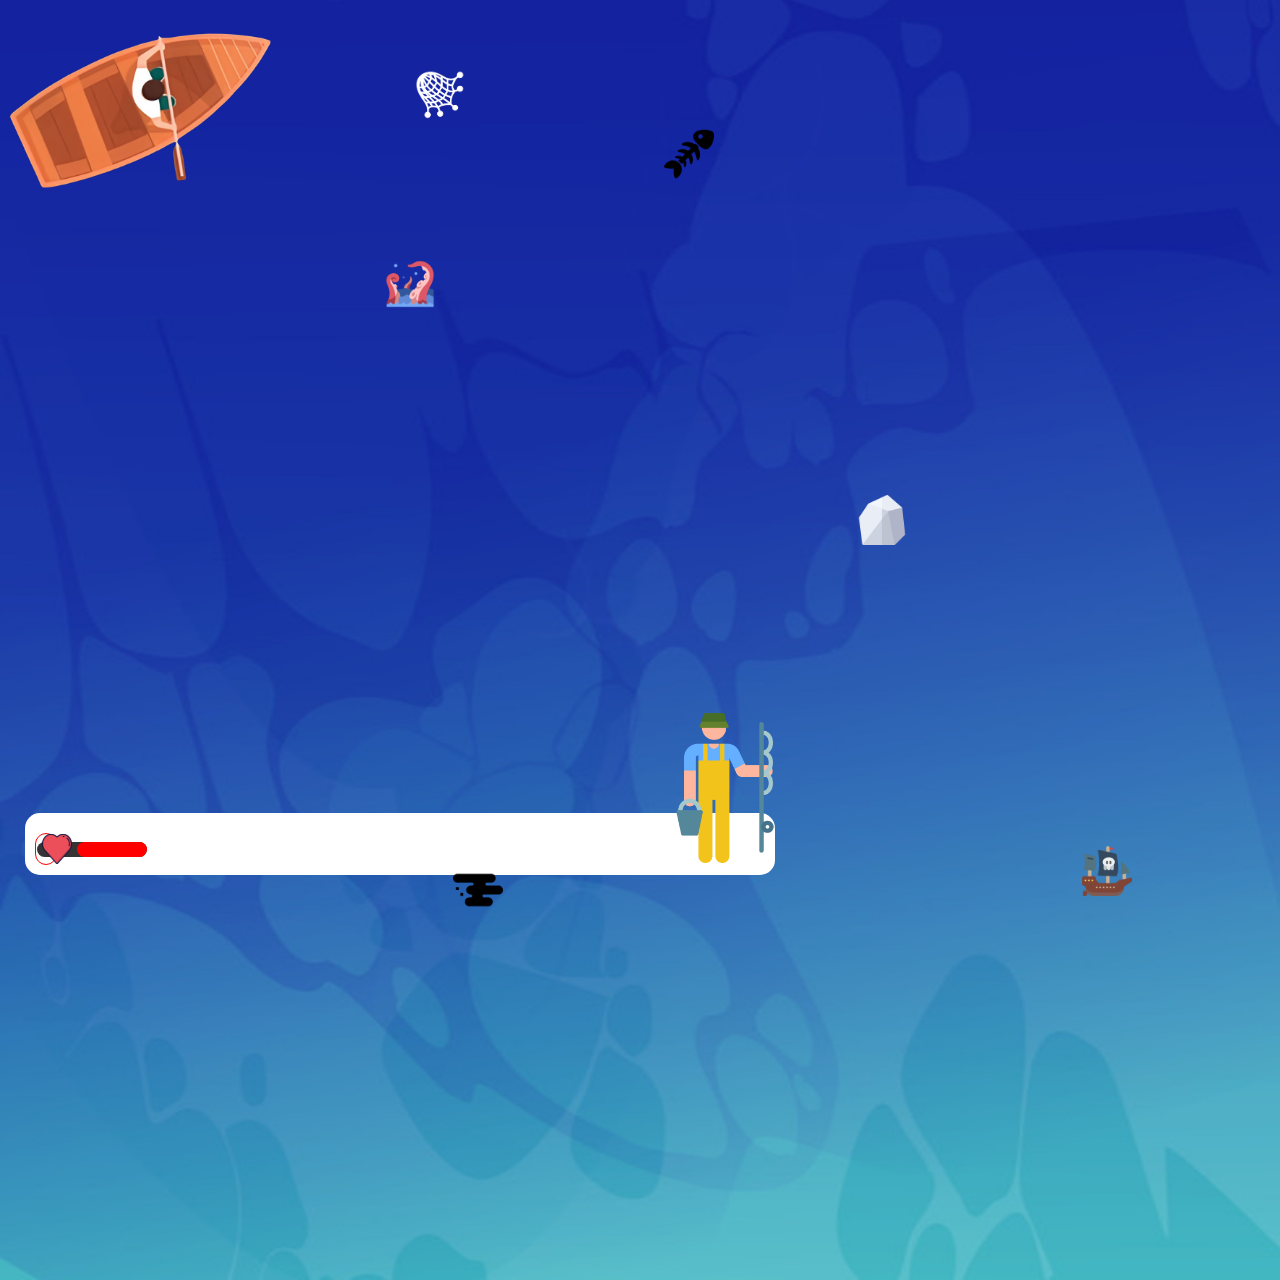
<file: index.html>
<!DOCTYPE html>
<html lang="en">
<head>
    <meta charset="UTF-8">
    <meta name="viewport" content="width=device-width, initial-scale=1.0">
    <title>Water Ocean</title>
    <link rel="stylesheet" href="style.css">
    <script src="functions.js"></script>

</head>
<body id="body">

<main>

    <div id="map" >
        <div id="boat">
            <img src="./assets/boat.png" class="boat"/>
        </div>
    </div>
</main>

<footer>
    <div id="container-question">
        <img id="fisherman" src="./assets/fisherman.png" alt="">
        <div class="container">
            <div class="questionBox">
                <div class="questionText">

                </div>
                <div class="question-container">
                </div>
            </div>
            <div class="container-barLife">
                <div class="backgroundBarLife">
                    <img class="lifeheart" src="./assets/love_15118349.png" alt="coeur de vie">
                    <div class="lifeStage"></div>
                </div>
            </div>
        </div>
    </div>

</footer>



</body>
<script src="./main.js">

</script>
</html>
</file>
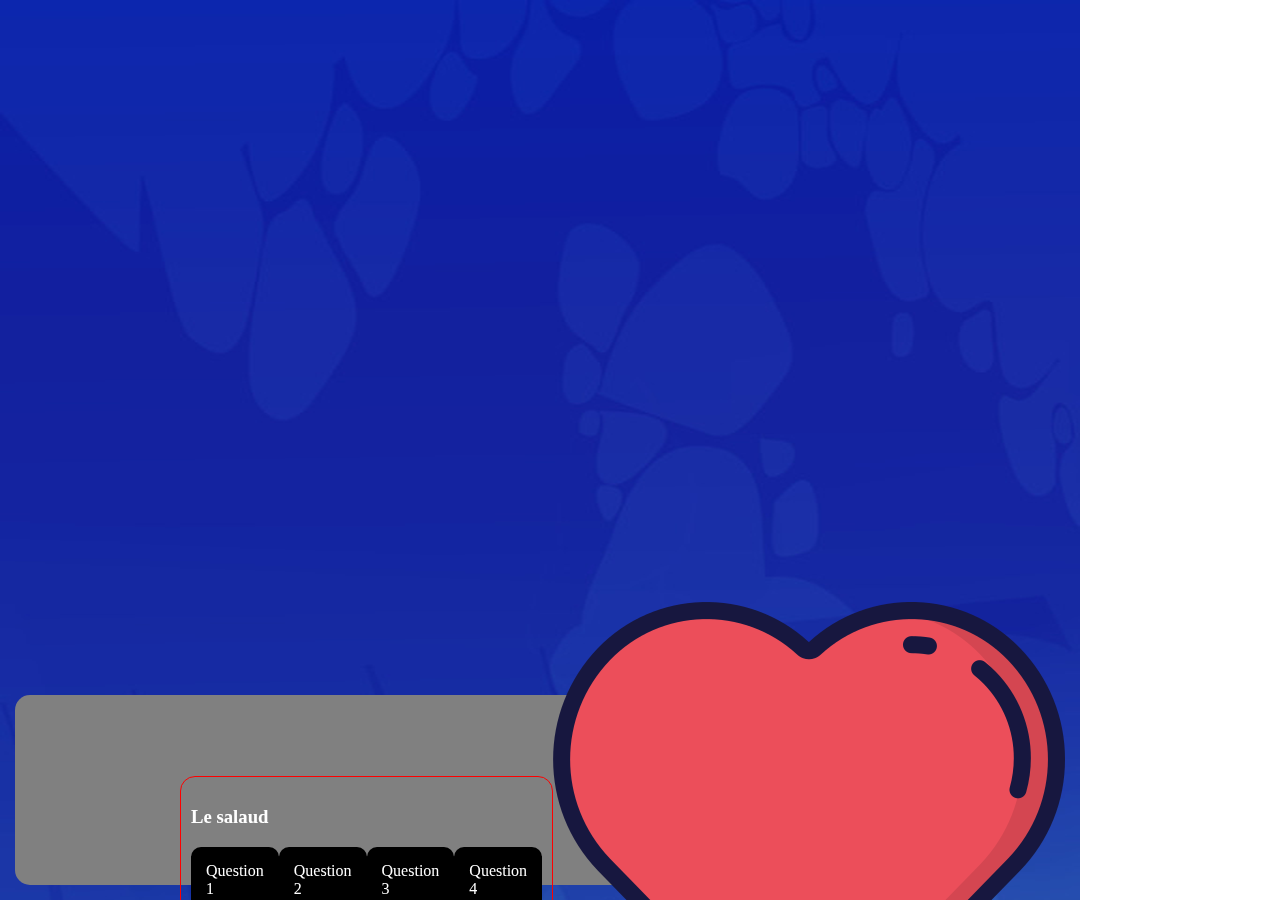
<file: indexUIKO.html>
<!DOCTYPE html>
<html lang="en">
<head>
    <meta charset="UTF-8">
    <meta name="viewport" content="width=device-width, initial-scale=1.0">
    <title>Water Ocean</title>
    <link rel="stylesheet" href="styleUIKO.css">
</head>
<body>
<main>
    <div class="intro">
    </div>
    <div class="map_handler">
        <div class="map" id="map">
            <div class="Cycle" id="cycle">

            </div>
            <div class="=circulation" id="circulation">

            </div>
            <div class="filration" id="filtration">

            </div>
            <div class="regulation" id="regulation">

            </div>
            <div class="=protection" id="protection">


            </div>
            <div class="interconnexion" id="interconnexion">

            </div>
        </div>
        <div class="boat" id="boat"></div>
    </div>
</main>

<footer>
    <div id="container-question">
        <img id="fisherman" src="./assets/fisherman.png" alt="">
        <div class="container">

            <div class="questionBox">
                <div class="questionText">
                    <h3>Le salaud</h3>
                </div>
                <div class="question-container">
                    <a id="question-box1" class="question-box">Question 1</a>
                    <a id="question-box2" class="question-box">Question 2</a>
                    <a id="question-box3" class="question-box">Question 3</a>
                    <a id="question-box4" class="question-box">Question 4</a>
                </div>
            </div>

            <div class="container-barLife">
                <img class="lifeheart" src="./assets/love_15118349.png" alt="coeur de vie">
                <div class="backgroundBarLife">
                    <div class="lifeStage"></div>
                </div>
            </div>
        </div>
    </div>
</footer>
</body>
</html>
</file>
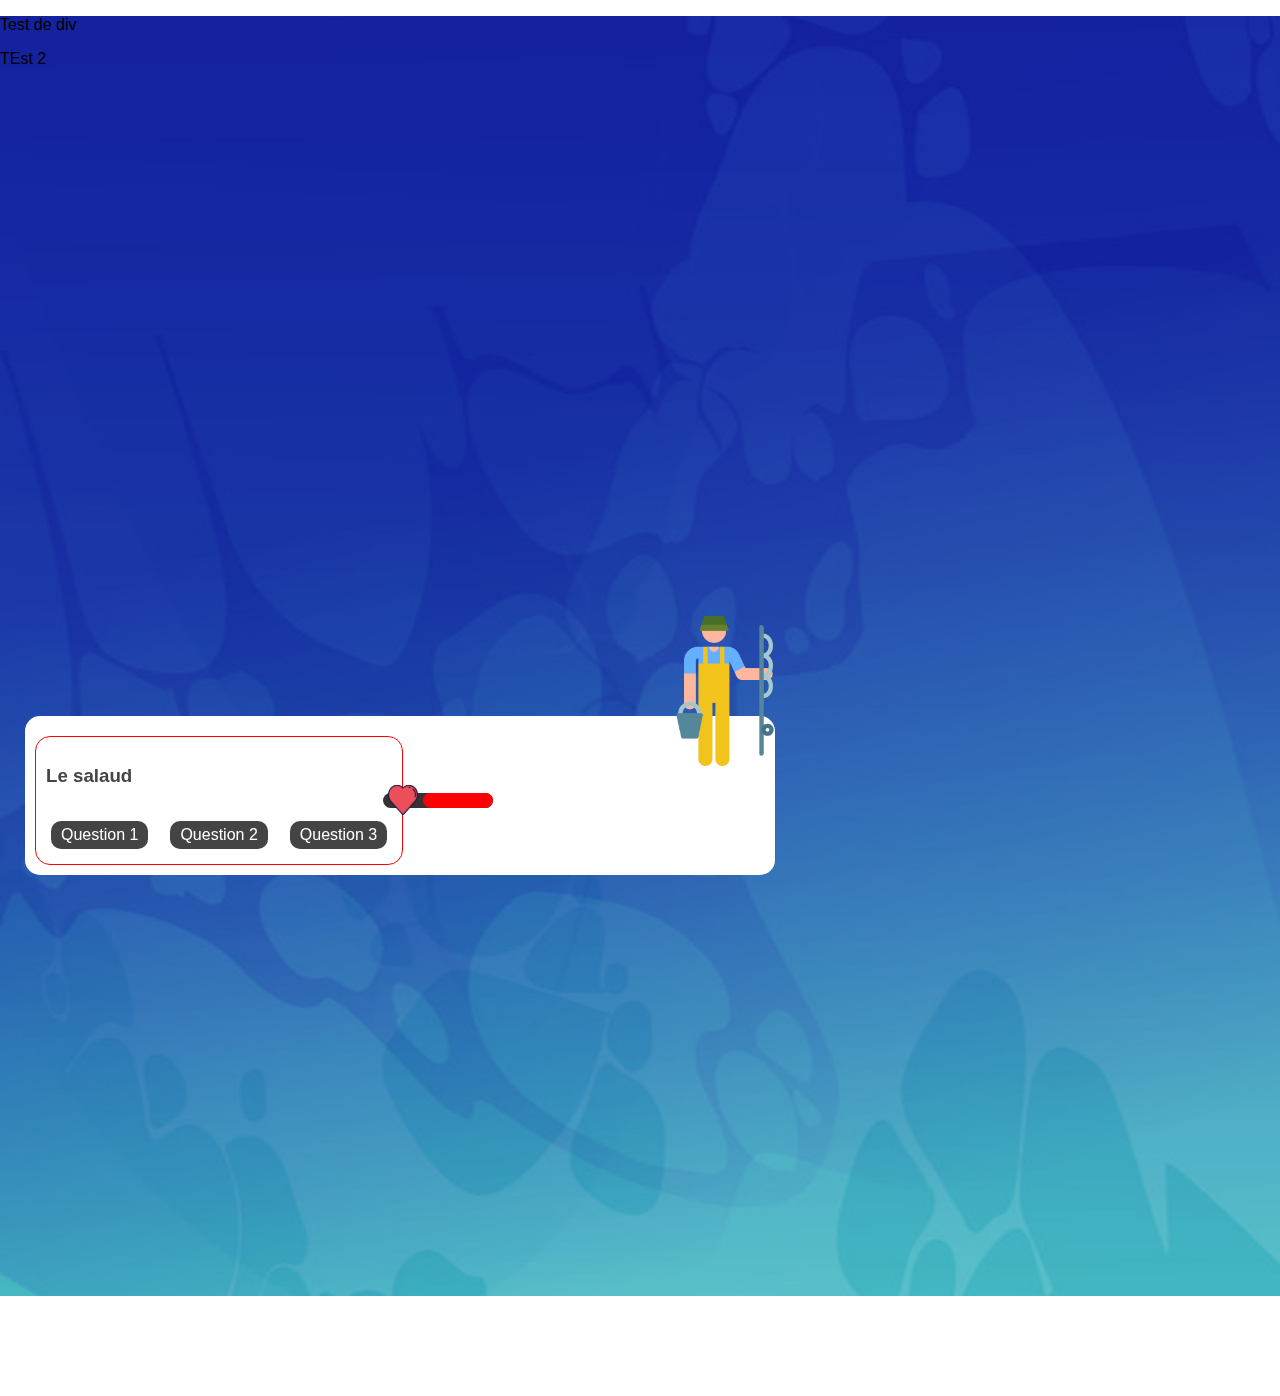
<file: Oldindex.html>
<!DOCTYPE html>
<html lang="en">
<head>
    <meta charset="UTF-8">
    <meta name="viewport" content="width=device-width, initial-scale=1.0">
    <title>Water Ocean</title>
    <link rel="stylesheet" href="style.css">
</head>
<body>
<main>
    <div class="intro">

    </div>
    <div class="map_handler">
        <div class="map" id="map">
            <div class="Cycle" id="cycle">
                <p>Test de div</p>
            </div>
            <div class="=circulation" id="circulation">
                <p>TEst 2 </p>
            </div>
            <div class="filration" id="filtration">

            </div>
            <div class="regulation" id="regulation">

            </div>
            <div class="=protection" id="protection">


            </div>
            <div class="interconnexion" id="interconnexion">

            </div>
        </div>
        <div class="boat" id="boat">

        </div>
    </div>
</main>

<footer>
    <div id="container-question">
        <img id="fisherman" src="./assets/fisherman.png" alt="">
        <div class="container">

            <div class="questionBox">
                <div class="questionText">
                    <h3>Le salaud</h3>
                </div>
                <div class="question-container">
                    <a class="question-box">Question 1</a>
                    <a class="question-box">Question 2</a>
                    <a class="question-box">Question 3</a>
                </div>
            </div>

            <div class="container-barLife">
                <div class="backgroundBarLife">
                    <img class="lifeheart" src="./assets/love_15118349.png" alt="coeur de vie">
                    <div class="lifeStage"></div>
                </div>
            </div>
        </div>
    </div>

</footer>



</body>
</html>
</file>
<file: style.css>
body {

    width: 100%;
    height: 100%;
    overflow-x: hidden;
    margin: 0;
    font-family: Arial, Helvetica, sans-serif;
}
::-webkit-scrollbar {
    width: 10px;
}
::-webkit-scrollbar-track {
    background: darkblue;
    border-radius: 5px;
}

::-webkit-scrollbar-thumb {
    background: lightseagreen;
    border-radius: 5px;
}

::-webkit-scrollbar-thumb:hover {
    background: darkcyan;
}

.boat {
    width: 300px; 
    height: auto;
    user-select: none;
} 

#boat {
    width: 10%; 
    height: 100px; 
    position: absolute; 
    z-index: 1; 
    transition: transform 0.5s ease;
}


footer {
    position: fixed;
    padding: 5px;
    color: #fff;
    bottom: 0;
    left: 0;
    right: 0;
    margin: 10px;
}

#container-question {
    min-width: 700px;
    max-width: 60%;
    height: auto;
    align-items: center;
    background-color: #fff;  
    color: #444; 
    border-radius: 15px;
    display: flex;
    flex-direction: column;
    align-items: center;
    padding: 10px;
    box-sizing: border-box;
    position: sticky;
    bottom: 0;
    margin: 10px;
    z-index: 6;

}

.question-container {
    width: 100%;
    gap: 12px;
    display: flex;
    flex-direction: row;
    align-items: center;
    flex-wrap: nowrap; /* Les éléments ne retournent pas à la ligne */
    

}

.question-box {
    background-color: #444;
    border-radius: 10px;
    padding: 5px 10px;
    margin: 5px;
    color: #fff;
    text-align: center;
    flex: 1 1 auto; /* Flexibilité pour s'adapter à différentes tailles d'écran */
    box-sizing: border-box;
}


.questionText{
    font-size: 1em;
    font-weight: bold;
    margin : 0px;
    margin-bottom: 10px;
}

.explicationText{
    font-size: 0.8em;
    margin: 0px;
    margin-bottom: 5px;
    padding: 5px 10px;
    margin: 5px;
    color: #fff;
    text-align: center;
    flex: 1 1 auto; /* Flexibilité pour s'adapter à différentes tailles d'écran */
    box-sizing: border-box;
}


.questionText{
    font-size: 1em;
    font-weight: bold;
    margin : 0px;
    margin-bottom: 10px;
}

.explicationText{
    font-size: 0.8em;
    margin: 0px;
    margin-bottom: 5px;
}

.container {
    width: 100%;
    display: flex;
    align-items: center;
    margin-top: 10px;
    position: relative; /* Pour positionner le fisherman */
}

.container-barLife{
    display: flex;
    align-items: center;
    justify-content: center;
}

.backgroundBarLife {
    background-color: rgb(53, 51, 51);
    width: 100%;
    max-width: 110px;
    height: 15px;
    border-radius: 20px;
    display: flex;
    align-items: center;
    justify-content: center;
    position: relative;
    right: 20px;
}

.lifeStage {
    background-color: rgb(255, 0, 0);
    height: 15px;
    height: 15px;
    width: 90px;
    border-radius: 20px;
}

.lifeheart{
    width: 30px;
    height: 30px;
    margin: 5px;
    z-index: 1;
}

#fisherman {
    width: 150px;
    height: 150px;
    position: absolute;
    top: -100px; /* Pour sortir à moitié du container */
    right: -25px; /* Pour sortir à moitié du container */
}

.questionBox {
    display: flex;
    flex-direction: column;
    border: 1px solid red;
    border-radius: 15px;
    padding: 10px;
    margin: 0;
}

#map{

    background-image: url('./assets/Ocean.png');
    width: 100%;
    background-size: cover;
    background-position: center;
    background-repeat: no-repeat;
    height: 100vw;
    margin: 0;
    padding: 0;
}

@media (max-width: 550px) {
    #container-question {
    }

    .container-barLife{
        margin-bottom: 35% !important;
    }

    .question-container {
        display: grid;
        gap: 12px;
        grid-template-columns: auto auto;
    }

    .question-box {
        flex: 1 1 100%;
        margin: 5px 0;
    }
}

@media (max-width: 1000px) {
    #container-question {
        width: clac(100% - 20px);
        min-width: 0;
        max-width: 100%;
        position: fixed;
        bottom: 0;
        left: 0;
        right: 0;
    }

    .container-barLife{
        display: flex;
        margin-bottom: 5%;
        align-items: center;
        justify-content: center;
    }

    #fisherman {
        right: -10px;
    }

    .question-container {
    }

    .question-box {
        flex: 1 1 100%;
        margin: 5px 0;
    }
}
.sprit{
    height: 50px;
    width: 50px;
    position: absolute;
    top: 110%;
    left: 50%;
    transform: translateX(-50%);
    z-index: 2;
    background-size: 100%,100%; /* Étire pour couvrir tout le conteneur */
    background-image: './assets/petroleum.png';

}
.petroleum{
    background-image: './assets/petroleum.png';
}
</file>
<file: styleUIKO.css>
body {
    background-image: url('./assets/Ocean.png');
    background-repeat: no-repeat;
    width: 100%;
    height: 100%;
    font-family: "MyHelvetica";
    src: local("Helvetica Neue Bold"), local("HelveticaNeue-Bold"),
      url("Water\ Park.ttf");
}

footer {
    position: fixed;
    padding: 5px;
    color: #fff;
    bottom: 0;
    left: 0;
    right: 0;
    margin: 10px;
}

#container-question {
    width: 70%;
    height: 190px;
    align-items: center;
    background-color: grey;   
    border-radius: 15px;
    display: flex;
    flex-direction: column;
    align-items: end;
}

.question-container {
    width: 100%;
    display: flex;
    flex-direction: row;
    justify-content: space-between;
    align-items: center;
}

.question-box {
    background-color: black;
    border-radius: 10px;
    padding: 15px;
    margin: 0;
}

.container {
    height: 50px;
    width: 80%;
    display: flex;
    align-items: center;
    margin-right: 10px;
}

.backgroundBarLife {
    background-color: rgb(53, 51, 51);
    width: 110px;
    height: 15px;
    border-radius: 20px;
    margin-left: 50px;
}

.lifeStage {
    background-color: rgb(255, 0, 0);
    height: 8px;
    width: 90px;
    border-radius: 20px;
}

#fisherman {
    width: 100px;
    height: 100px;
    margin: 15px;
}

.questionBox {

    flex-direction: column;
    border : red 1px solid;
    border-radius: 15px;
    padding: 10px;
    margin: 0;

}
</file>
